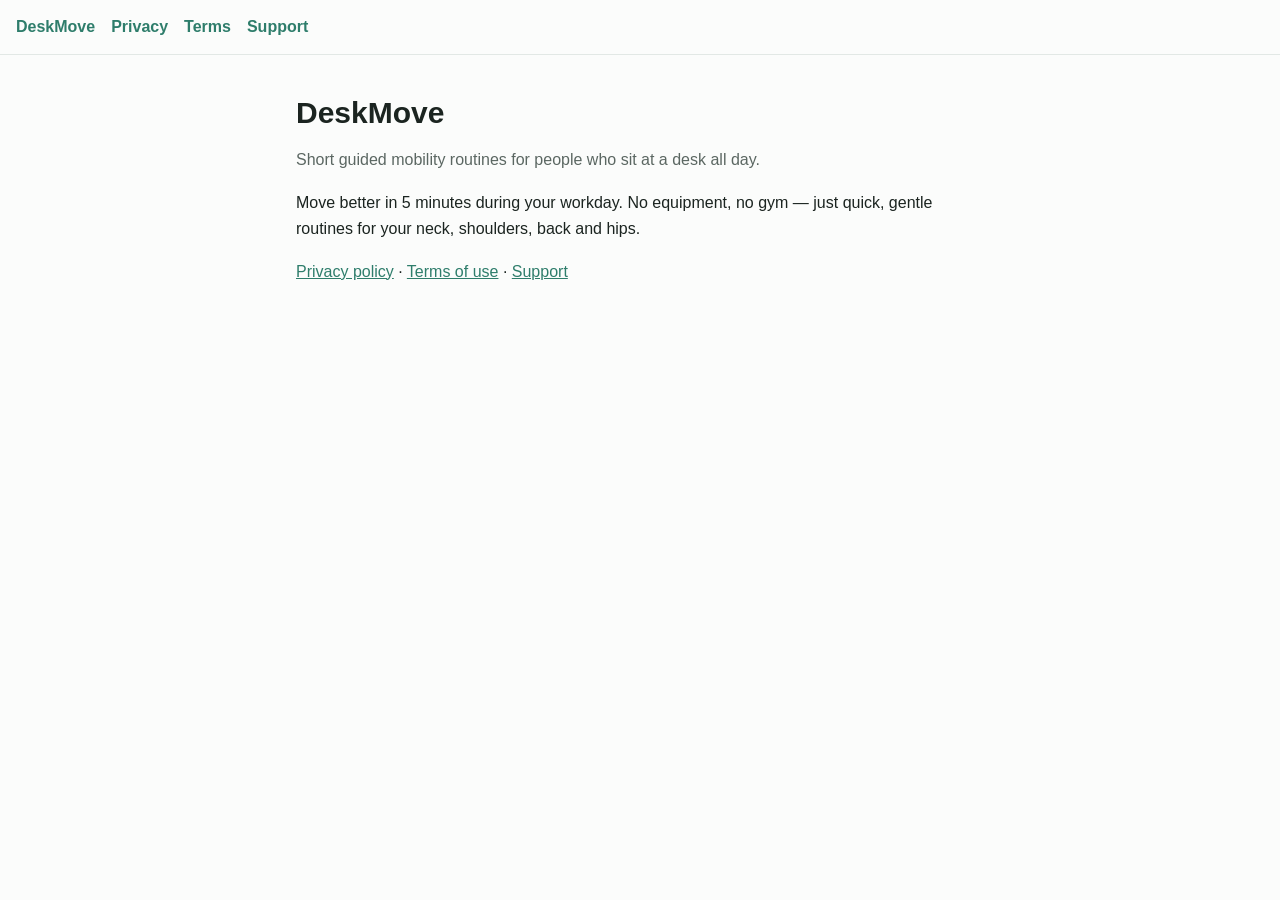
<file: index.html>
<!doctype html><html lang="en"><head><meta charset="utf-8"><meta name="viewport" content="width=device-width,initial-scale=1"><title>DeskMove</title><link rel="stylesheet" href="style.css"></head><body><nav><a href="index.html">DeskMove</a><a href="privacy.html">Privacy</a><a href="terms.html">Terms</a><a href="support.html">Support</a></nav><main><h1>DeskMove</h1><p class="muted">Short guided mobility routines for people who sit at a desk all day.</p>
<p>Move better in 5 minutes during your workday. No equipment, no gym — just quick, gentle routines for your neck, shoulders, back and hips.</p>
<p><a href="privacy.html">Privacy policy</a> · <a href="terms.html">Terms of use</a> · <a href="support.html">Support</a></p>
</main></body></html>
</file>
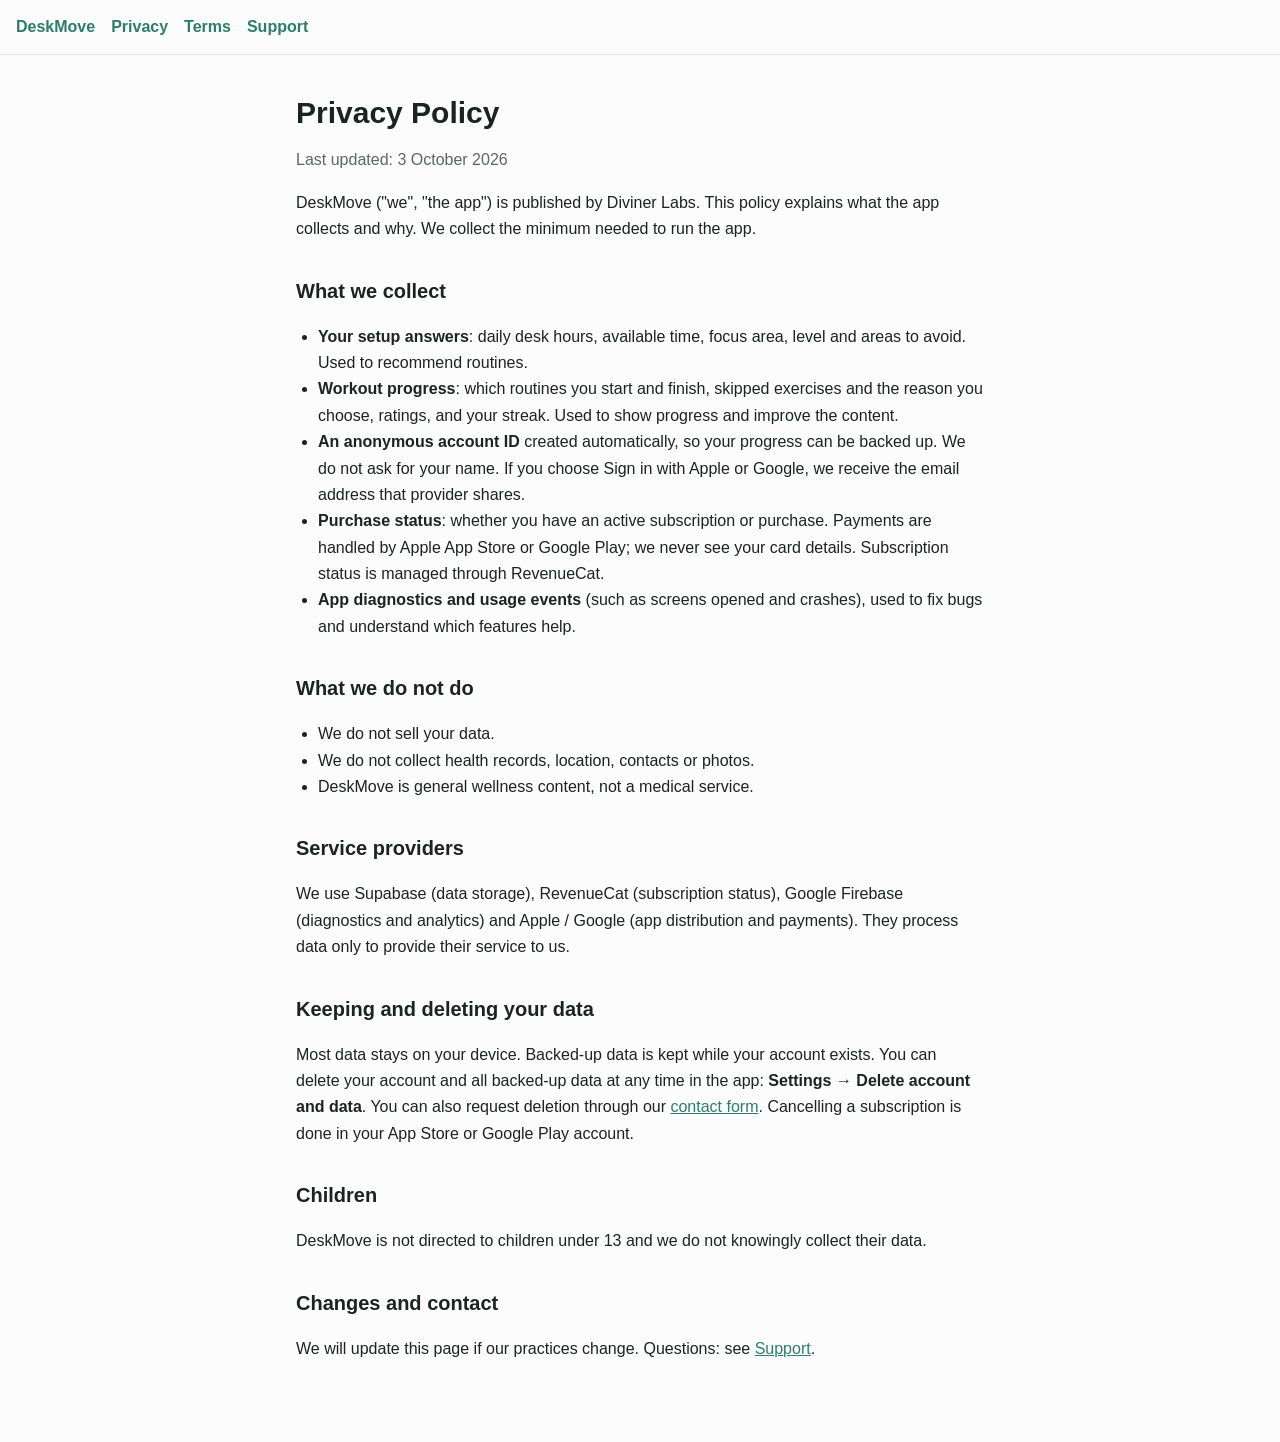
<file: privacy.html>
<!doctype html><html lang="en"><head><meta charset="utf-8"><meta name="viewport" content="width=device-width,initial-scale=1"><title>DeskMove Privacy Policy</title><link rel="stylesheet" href="style.css"></head><body><nav><a href="index.html">DeskMove</a><a href="privacy.html">Privacy</a><a href="terms.html">Terms</a><a href="support.html">Support</a></nav><main><h1>Privacy Policy</h1><p class="muted">Last updated: 3 October 2026</p>
<p>DeskMove ("we", "the app") is published by Diviner Labs. This policy explains what the app collects and why. We collect the minimum needed to run the app.</p>
<h2>What we collect</h2>
<ul>
<li><b>Your setup answers</b>: daily desk hours, available time, focus area, level and areas to avoid. Used to recommend routines.</li>
<li><b>Workout progress</b>: which routines you start and finish, skipped exercises and the reason you choose, ratings, and your streak. Used to show progress and improve the content.</li>
<li><b>An anonymous account ID</b> created automatically, so your progress can be backed up. We do not ask for your name. If you choose Sign in with Apple or Google, we receive the email address that provider shares.</li>
<li><b>Purchase status</b>: whether you have an active subscription or purchase. Payments are handled by Apple App Store or Google Play; we never see your card details. Subscription status is managed through RevenueCat.</li>
<li><b>App diagnostics and usage events</b> (such as screens opened and crashes), used to fix bugs and understand which features help.</li>
</ul>
<h2>What we do not do</h2>
<ul><li>We do not sell your data.</li><li>We do not collect health records, location, contacts or photos.</li><li>DeskMove is general wellness content, not a medical service.</li></ul>
<h2>Service providers</h2>
<p>We use Supabase (data storage), RevenueCat (subscription status), Google Firebase (diagnostics and analytics) and Apple / Google (app distribution and payments). They process data only to provide their service to us.</p>
<h2>Keeping and deleting your data</h2>
<p>Most data stays on your device. Backed-up data is kept while your account exists. You can delete your account and all backed-up data at any time in the app: <b>Settings → Delete account and data</b>. You can also request deletion through our <a href="support.html">contact form</a>. Cancelling a subscription is done in your App Store or Google Play account.</p>
<h2>Children</h2><p>DeskMove is not directed to children under 13 and we do not knowingly collect their data.</p>
<h2>Changes and contact</h2><p>We will update this page if our practices change. Questions: see <a href="support.html">Support</a>.</p>
</main></body></html>
</file>
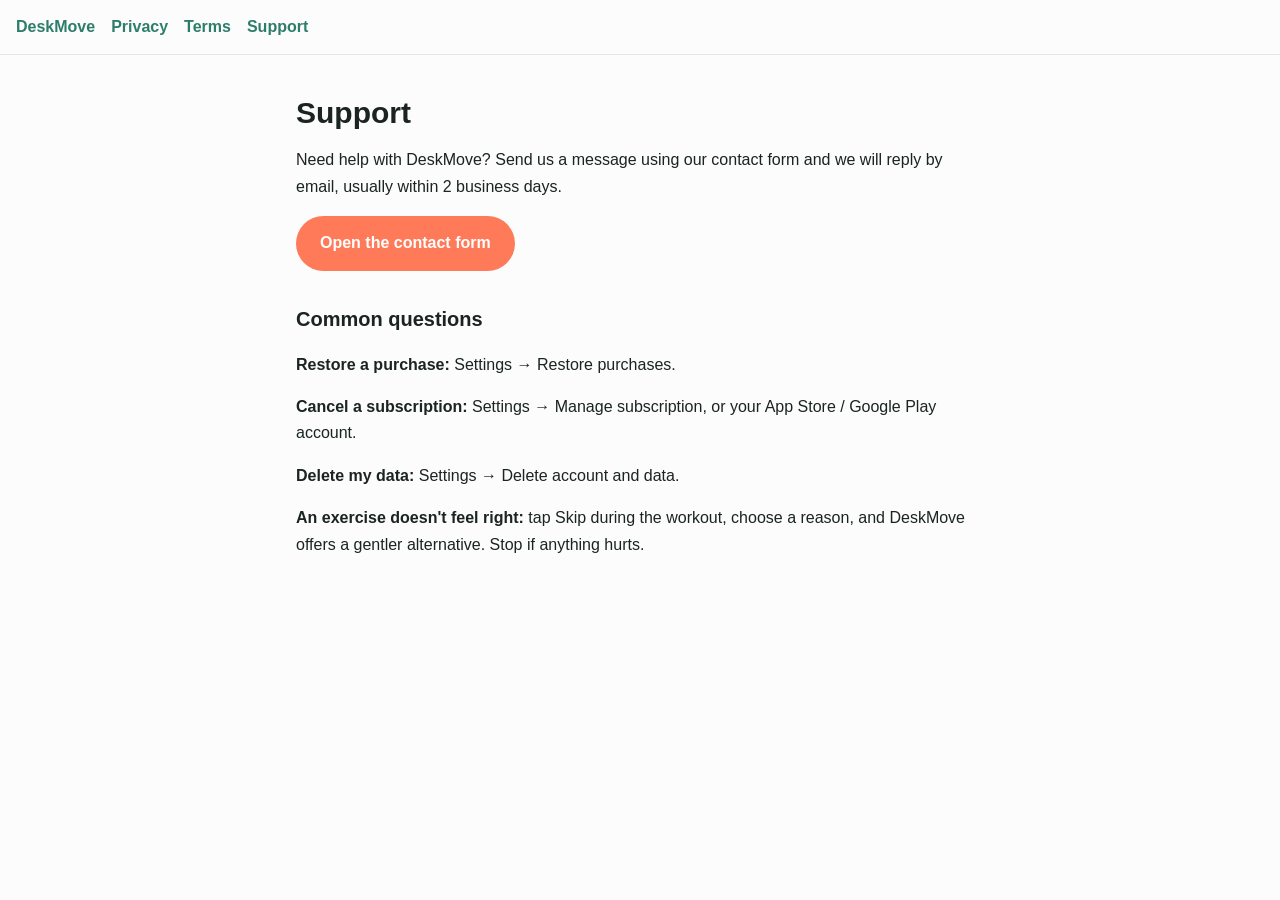
<file: support.html>
<!doctype html><html lang="en"><head><meta charset="utf-8"><meta name="viewport" content="width=device-width,initial-scale=1"><title>DeskMove Support</title><link rel="stylesheet" href="style.css"></head><body><nav><a href="index.html">DeskMove</a><a href="privacy.html">Privacy</a><a href="terms.html">Terms</a><a href="support.html">Support</a></nav><main><h1>Support</h1>
<p>Need help with DeskMove? Send us a message using our contact form and we will reply by email, usually within 2 business days.</p>
<p><a class="btn" href="https://docs.google.com/forms/d/e/1FAIpQLScHkyUZTCYQF2s49v8E7vr4g1K7h-JB9xmpa0BLjSWkgX9b7w/viewform" target="_blank" rel="noopener">Open the contact form</a></p>
<h2>Common questions</h2>
<p><b>Restore a purchase:</b> Settings → Restore purchases.</p>
<p><b>Cancel a subscription:</b> Settings → Manage subscription, or your App Store / Google Play account.</p>
<p><b>Delete my data:</b> Settings → Delete account and data.</p>
<p><b>An exercise doesn't feel right:</b> tap Skip during the workout, choose a reason, and DeskMove offers a gentler alternative. Stop if anything hurts.</p>
</main></body></html>
</file>
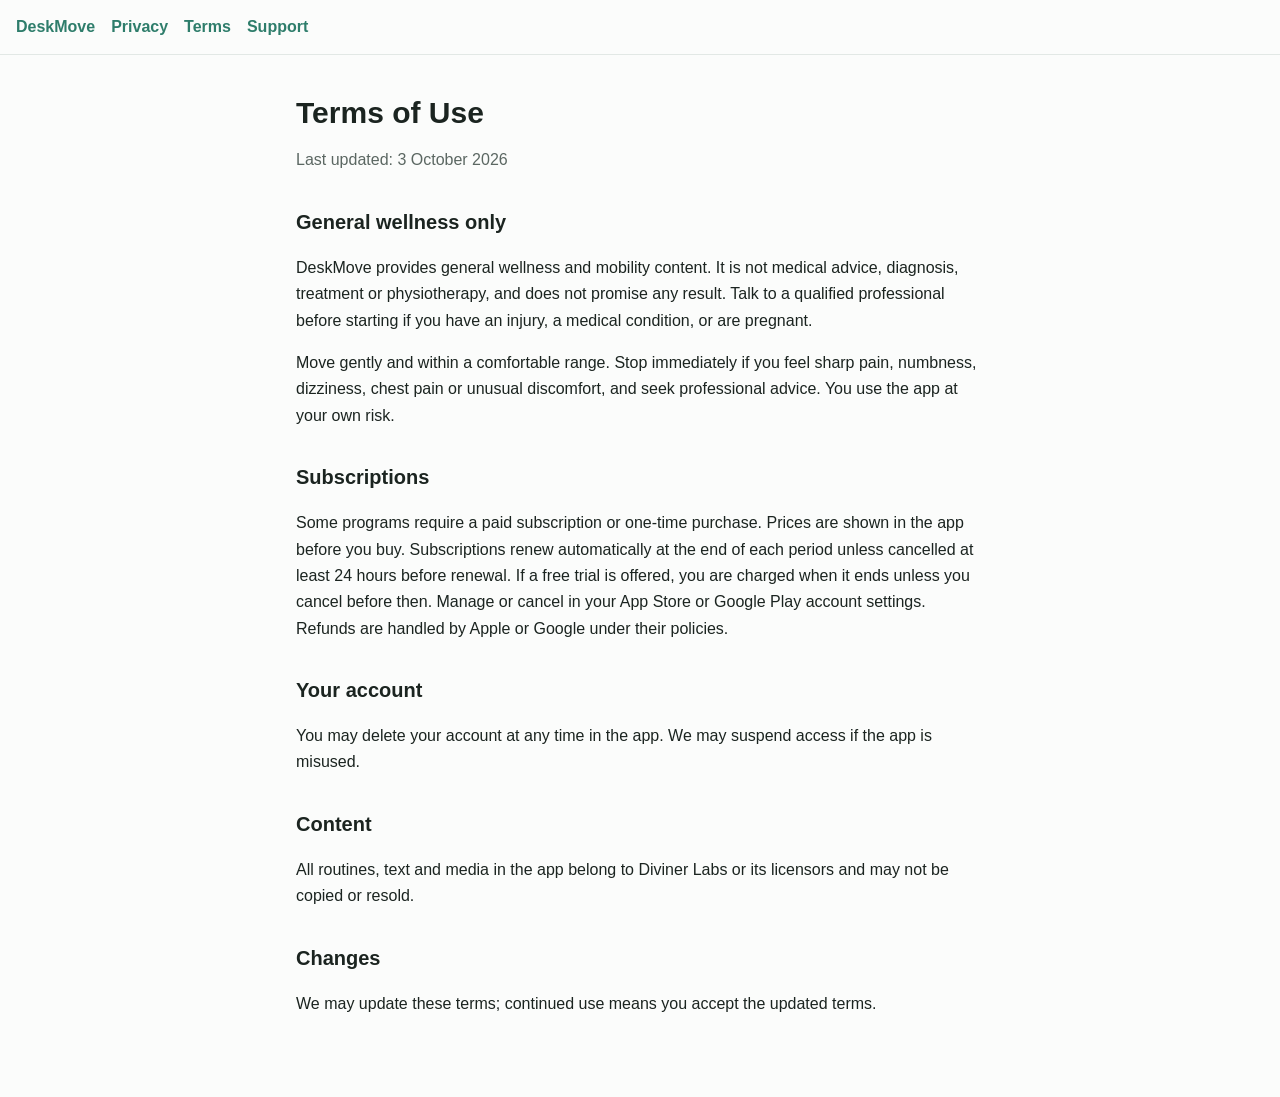
<file: terms.html>
<!doctype html><html lang="en"><head><meta charset="utf-8"><meta name="viewport" content="width=device-width,initial-scale=1"><title>DeskMove Terms of Use</title><link rel="stylesheet" href="style.css"></head><body><nav><a href="index.html">DeskMove</a><a href="privacy.html">Privacy</a><a href="terms.html">Terms</a><a href="support.html">Support</a></nav><main><h1>Terms of Use</h1><p class="muted">Last updated: 3 October 2026</p>
<h2>General wellness only</h2>
<p>DeskMove provides general wellness and mobility content. It is not medical advice, diagnosis, treatment or physiotherapy, and does not promise any result. Talk to a qualified professional before starting if you have an injury, a medical condition, or are pregnant.</p>
<p>Move gently and within a comfortable range. Stop immediately if you feel sharp pain, numbness, dizziness, chest pain or unusual discomfort, and seek professional advice. You use the app at your own risk.</p>
<h2>Subscriptions</h2>
<p>Some programs require a paid subscription or one-time purchase. Prices are shown in the app before you buy. Subscriptions renew automatically at the end of each period unless cancelled at least 24 hours before renewal. If a free trial is offered, you are charged when it ends unless you cancel before then. Manage or cancel in your App Store or Google Play account settings. Refunds are handled by Apple or Google under their policies.</p>
<h2>Your account</h2><p>You may delete your account at any time in the app. We may suspend access if the app is misused.</p>
<h2>Content</h2><p>All routines, text and media in the app belong to Diviner Labs or its licensors and may not be copied or resold.</p>
<h2>Changes</h2><p>We may update these terms; continued use means you accept the updated terms.</p>
</main></body></html>
</file>
<file: style.css>
:root{--bg:#fbfcfb;--fg:#1b2420;--muted:#5b6762;--accent:#2e7d6b;--line:#e2e8e5}
@media (prefers-color-scheme:dark){:root{--bg:#121816;--fg:#e6ece9;--muted:#9aa8a2;--accent:#7cc8b3;--line:#26302c}}
*{box-sizing:border-box}body{margin:0;background:var(--bg);color:var(--fg);font:16px/1.65 -apple-system,BlinkMacSystemFont,"Segoe UI",Roboto,sans-serif}
main{max-width:720px;margin:0 auto;padding:40px 16px 64px}h1{font-size:30px;line-height:1.2;margin:0 0 4px}h2{font-size:20px;margin:32px 0 8px}
.muted{color:var(--muted)}a{color:var(--accent)}nav{border-bottom:1px solid var(--line);padding:14px 16px}nav a{margin-right:16px;font-weight:600;text-decoration:none}
ul{padding-left:22px}
.btn{display:inline-block;background:#FF7A59;color:#fff;font-weight:700;padding:14px 24px;border-radius:999px;text-decoration:none}
</file>
